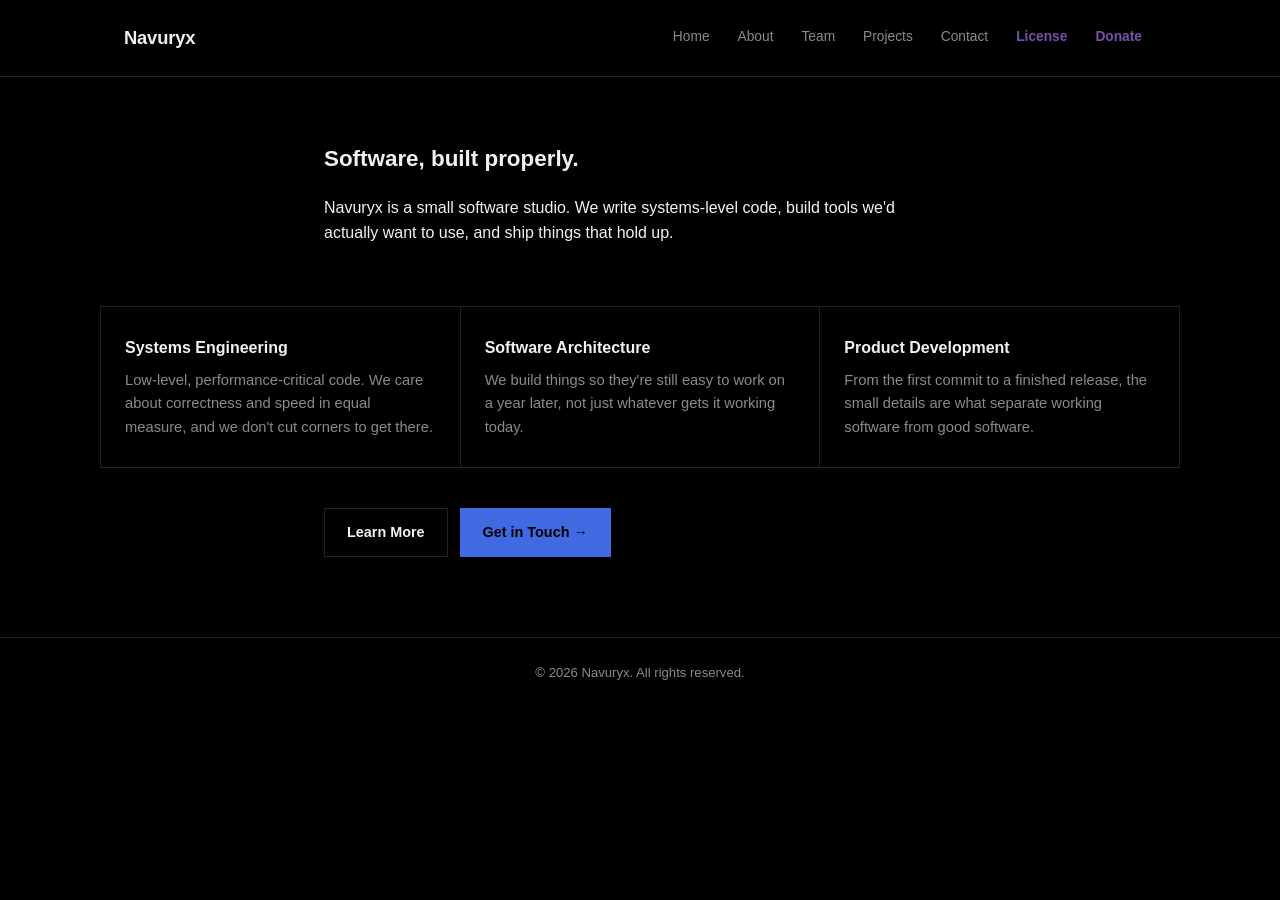
<file: index.html>
<!DOCTYPE html>
<html lang="en">
<head>
<meta charset="UTF-8">
<meta name="viewport" content="width=device-width, initial-scale=1.0">
<title>Navuryx</title>
<meta name="description" content="Navuryx is a small software studio. Systems-level code, tools we'd actually want to use, and software built to hold up.">
<meta property="og:type" content="website">
<meta property="og:site_name" content="Navuryx">
<meta property="og:title" content="Navuryx">
<meta property="og:description" content="Navuryx is a small software studio. Systems-level code, tools we'd actually want to use, and software built to hold up.">
<meta property="og:url" content="https://navuryx.com/">
<meta property="og:image" content="https://navuryx.com/assets/favicon-512.png">
<meta name="theme-color" content="#4169e1">
<link rel="icon" type="image/x-icon" href="assets/favicon.ico">
<link rel="icon" type="image/png" sizes="32x32" href="assets/favicon-32.png">
<link rel="icon" type="image/png" sizes="16x16" href="assets/favicon-16.png">
<link rel="apple-touch-icon" sizes="192x192" href="assets/favicon-192.png">
<link rel="stylesheet" href="css/style.css">
</head>
<body>

<header class="site-header">
  <div class="bar">
    <a href="./" class="brand">Navuryx</a>
    <nav>
      <a href="./">Home</a>
      <a href="about/">About</a>
      <a href="team/">Team</a>
      <a href="projects/">Projects</a>
      <a href="contact/">Contact</a>
      <a href="https://navuryx.com/license.txt" target="_blank" rel="noopener" class="nav-donate">License</a>
      <a href="https://paypal.me/hitboyxx23" target="_blank" rel="noopener" class="nav-donate">Donate</a>
    </nav>
  </div>
</header>

<div class="wrap">
  <div class="tagline">Software, built properly.</div>
  <p class="lead">Navuryx is a small software studio. We write systems-level code, build tools we'd actually want to use, and ship things that hold up.</p>
</div>

<div class="cards">
  <div class="card">
    <h3>Systems Engineering</h3>
    <p>Low-level, performance-critical code. We care about correctness and speed in equal measure, and we don't cut corners to get there.</p>
  </div>
  <div class="card">
    <h3>Software Architecture</h3>
    <p>We build things so they're still easy to work on a year later, not just whatever gets it working today.</p>
  </div>
  <div class="card">
    <h3>Product Development</h3>
    <p>From the first commit to a finished release, the small details are what separate working software from good software.</p>
  </div>
</div>

<div class="cta-row">
  <a href="about/" class="btn">Learn More</a>
  <a href="contact/" class="btn btn-primary">Get in Touch &rarr;</a>
</div>

<footer>
  &copy; 2026 Navuryx. All rights reserved.
</footer>

</body>
</html>
</file>
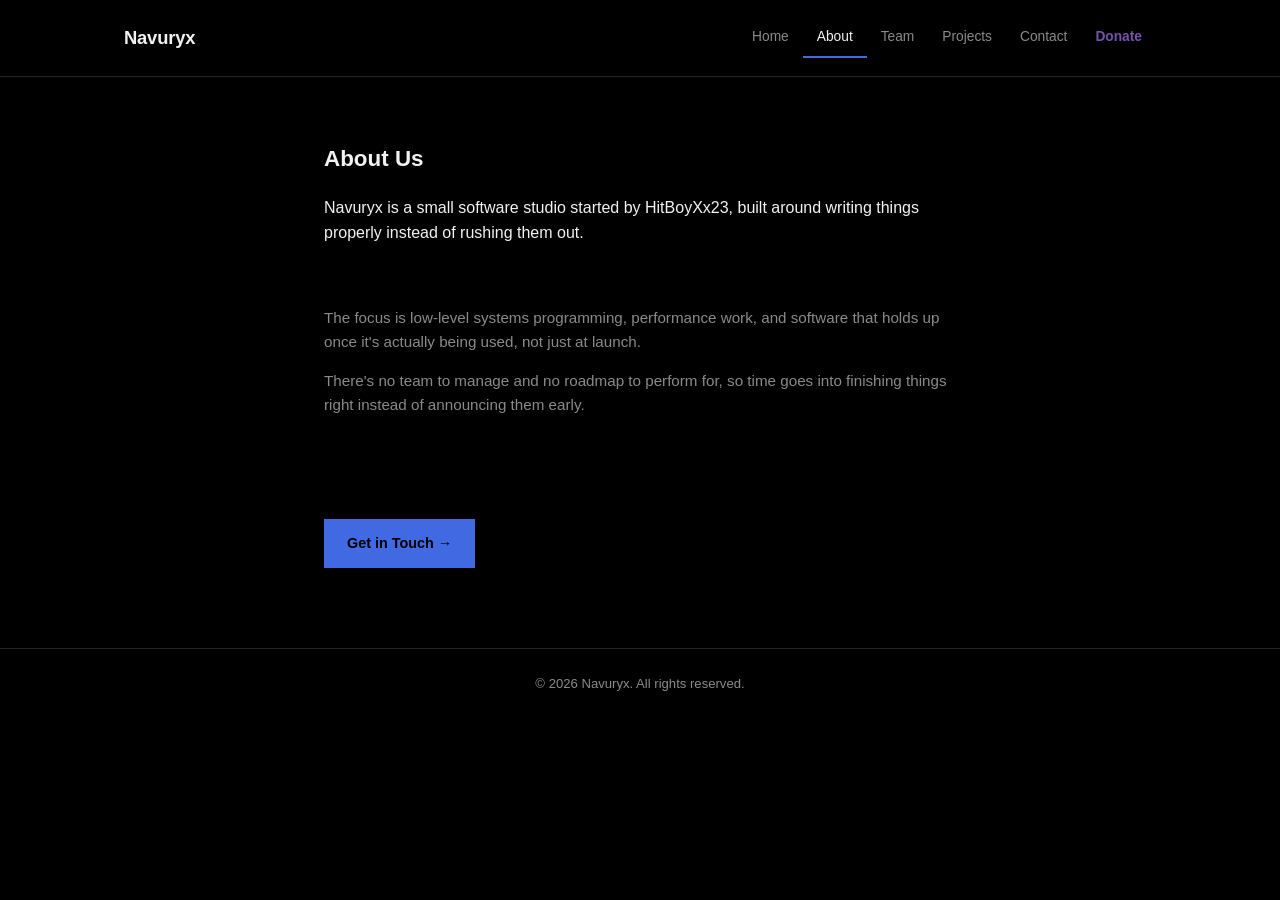
<file: about/index.html>
<!DOCTYPE html>
<html lang="en">
<head>
<meta charset="UTF-8">
<meta name="viewport" content="width=device-width, initial-scale=1.0">
<title>About - Navuryx</title>
<meta name="description" content="Navuryx is a small software studio started by HitBoyXx23, focused on low-level systems programming and software that actually holds up.">
<meta property="og:type" content="website">
<meta property="og:site_name" content="Navuryx">
<meta property="og:title" content="About - Navuryx">
<meta property="og:description" content="Navuryx is a small software studio started by HitBoyXx23, focused on low-level systems programming and software that actually holds up.">
<meta property="og:url" content="https://navuryx.com/about/">
<meta property="og:image" content="https://navuryx.com/assets/favicon-512.png">
<meta name="theme-color" content="#4169e1">
<link rel="icon" type="image/x-icon" href="../assets/favicon.ico">
<link rel="icon" type="image/png" sizes="32x32" href="../assets/favicon-32.png">
<link rel="icon" type="image/png" sizes="16x16" href="../assets/favicon-16.png">
<link rel="apple-touch-icon" sizes="192x192" href="../assets/favicon-192.png">
<link rel="stylesheet" href="../css/style.css">
</head>
<body>

<header class="site-header">
  <div class="bar">
    <a href="../" class="brand">Navuryx</a>
    <nav>
      <a href="../">Home</a>
      <a href="./" class="active">About</a>
      <a href="../team/">Team</a>
      <a href="../projects/">Projects</a>
      <a href="../contact/">Contact</a>
      <a href="https://paypal.me/hitboyxx23" target="_blank" rel="noopener" class="nav-donate">Donate</a>
    </nav>
  </div>
</header>

<div class="wrap">
  <div class="tagline">About Us</div>
  <p class="lead">Navuryx is a small software studio started by HitBoyXx23, built around writing things properly instead of rushing them out.</p>
</div>

<div class="content-block">
  <p>The focus is low-level systems programming, performance work, and software that holds up once it's actually being used, not just at launch.</p>
  <p>There's no team to manage and no roadmap to perform for, so time goes into finishing things right instead of announcing them early.</p>
</div>

<div class="cta-row">
  <a href="../contact/" class="btn btn-primary">Get in Touch &rarr;</a>
</div>

<footer>
  &copy; 2026 Navuryx. All rights reserved.
</footer>

</body>
</html>
</file>
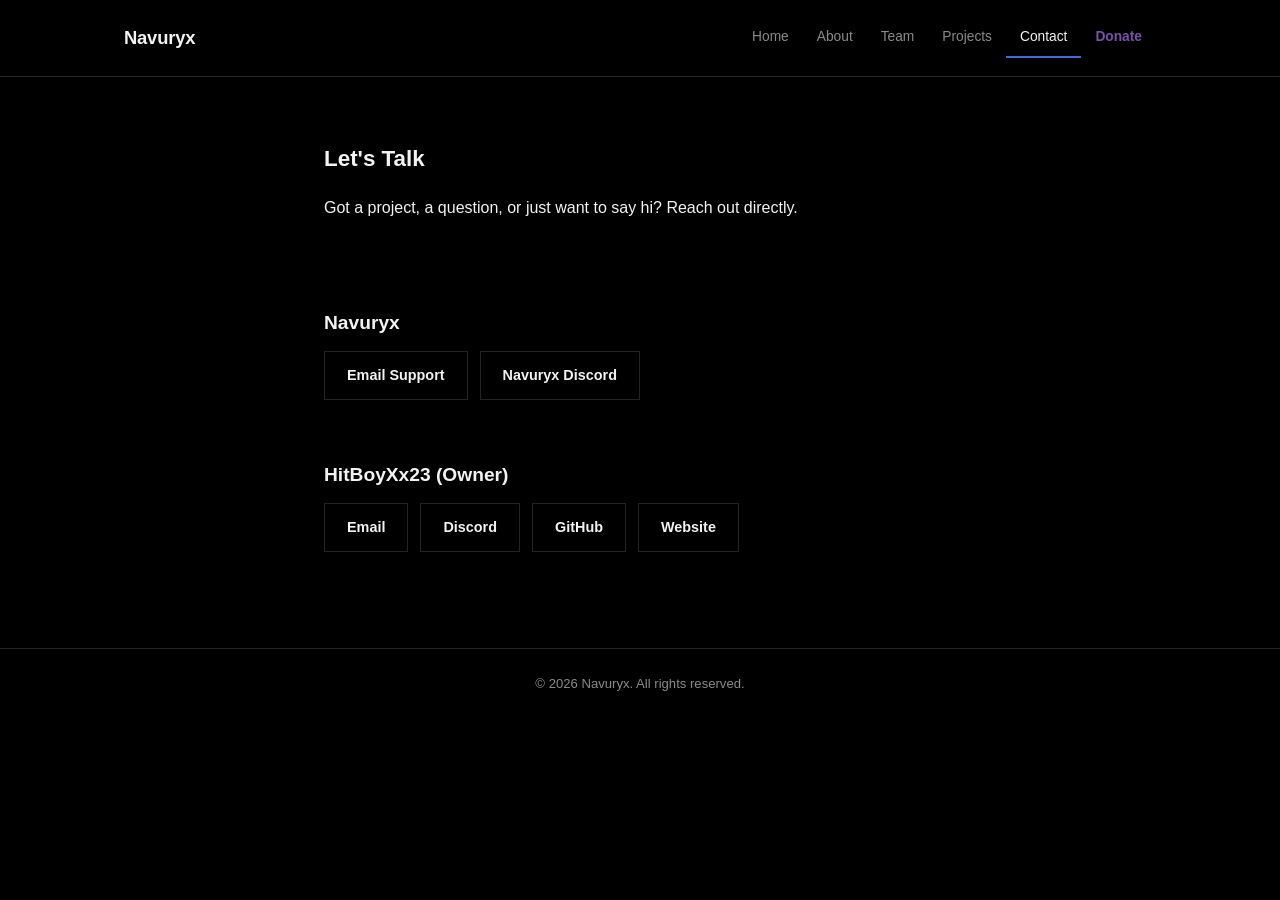
<file: contact/index.html>
<!DOCTYPE html>
<html lang="en">
<head>
<meta charset="UTF-8">
<meta name="viewport" content="width=device-width, initial-scale=1.0">
<title>Contact - Navuryx</title>
<meta name="description" content="Get in touch with Navuryx or HitBoyXx23 directly.">
<meta property="og:type" content="website">
<meta property="og:site_name" content="Navuryx">
<meta property="og:title" content="Contact - Navuryx">
<meta property="og:description" content="Get in touch with Navuryx or HitBoyXx23 directly.">
<meta property="og:url" content="https://navuryx.com/contact/">
<meta property="og:image" content="https://navuryx.com/assets/favicon-512.png">
<meta name="theme-color" content="#4169e1">
<link rel="icon" type="image/x-icon" href="../assets/favicon.ico">
<link rel="icon" type="image/png" sizes="32x32" href="../assets/favicon-32.png">
<link rel="icon" type="image/png" sizes="16x16" href="../assets/favicon-16.png">
<link rel="apple-touch-icon" sizes="192x192" href="../assets/favicon-192.png">
<link rel="stylesheet" href="../css/style.css">
</head>
<body>

<header class="site-header">
  <div class="bar">
    <a href="../" class="brand">Navuryx</a>
    <nav>
      <a href="../">Home</a>
      <a href="../about/">About</a>
      <a href="../team/">Team</a>
      <a href="../projects/">Projects</a>
      <a href="./" class="active">Contact</a>
      <a href="https://paypal.me/hitboyxx23" target="_blank" rel="noopener" class="nav-donate">Donate</a>
    </nav>
  </div>
</header>

<div class="wrap">
  <div class="tagline">Let's Talk</div>
  <p class="lead">Got a project, a question, or just want to say hi? Reach out directly.</p>
</div>

<div class="content-block">
  <h2>Navuryx</h2>
  <div class="cta-row" style="padding:0 0 32px;max-width:none;">
    <a href="mailto:support@navuryx.com" class="btn">Email Support</a>
    <a href="https://discord.gg/va3CcWtAz5" target="_blank" rel="noopener" class="btn">Navuryx Discord</a>
  </div>

  <h2>HitBoyXx23 (Owner)</h2>
  <div class="cta-row" style="padding:0 0 48px;max-width:none;">
    <a href="mailto:HitBoyXx23@navuryx.com" class="btn">Email</a>
    <a href="https://discord.com/users/1114586353116647444" target="_blank" rel="noopener" class="btn">Discord</a>
    <a href="https://github.com/HitBoyXx23-dev" target="_blank" rel="noopener" class="btn">GitHub</a>
    <a href="https://hitboyxx23.dev" target="_blank" rel="noopener" class="btn">Website</a>
  </div>
</div>

<footer>
  &copy; 2026 Navuryx. All rights reserved.
</footer>

</body>
</html>
</file>
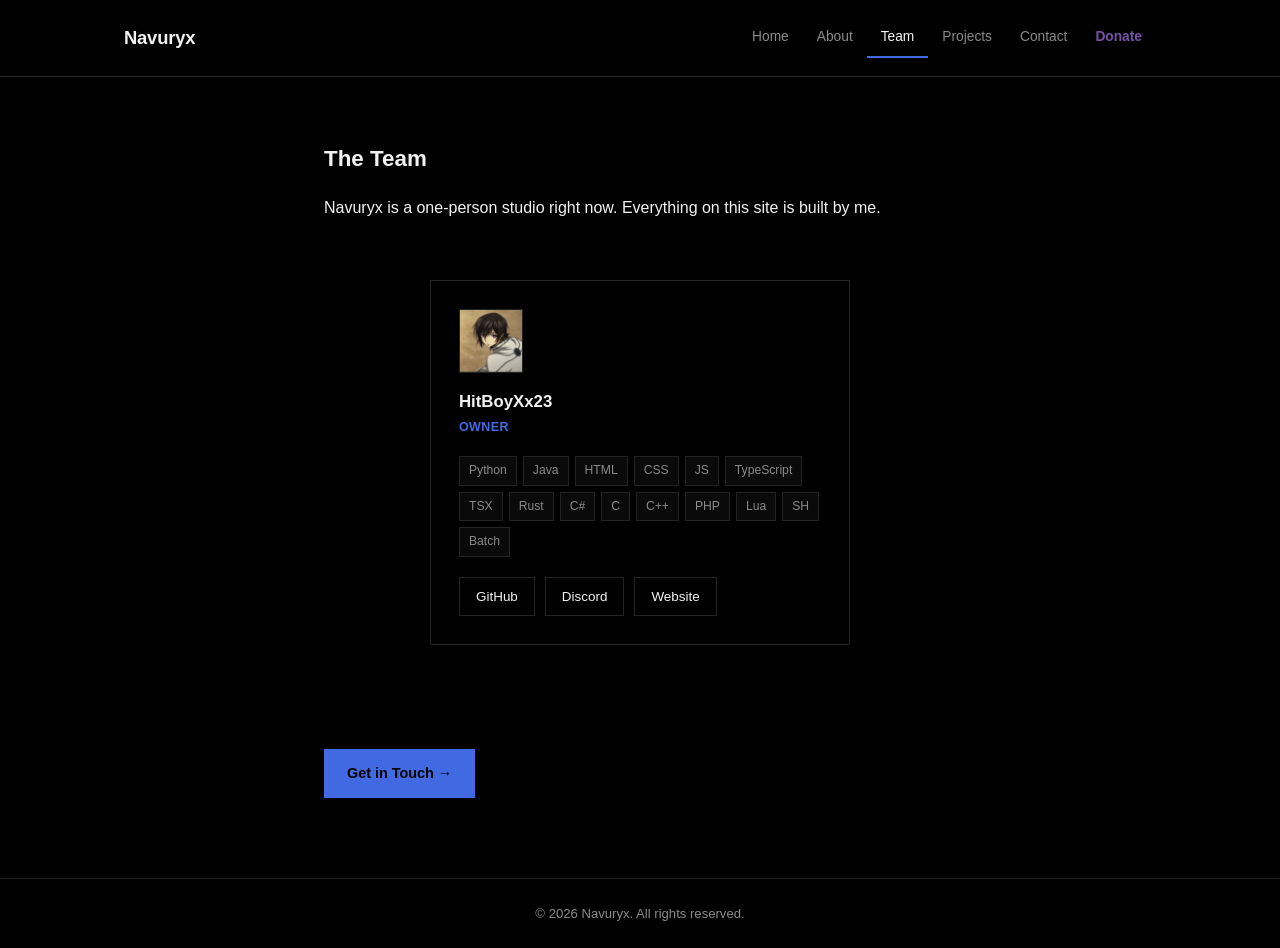
<file: team/index.html>
<!DOCTYPE html>
<html lang="en">
<head>
<meta charset="UTF-8">
<meta name="viewport" content="width=device-width, initial-scale=1.0">
<title>Team - Navuryx</title>
<meta name="description" content="Navuryx is a one-person studio run by HitBoyXx23.">
<meta property="og:type" content="profile">
<meta property="og:site_name" content="Navuryx">
<meta property="og:title" content="Team - Navuryx">
<meta property="og:description" content="Navuryx is a one-person studio run by HitBoyXx23.">
<meta property="og:image" content="https://navuryx.com/assets/images/hitboyxx23.png">
<meta property="og:url" content="https://navuryx.com/team/">
<meta name="theme-color" content="#4169e1">
<link rel="icon" type="image/x-icon" href="../assets/favicon.ico">
<link rel="icon" type="image/png" sizes="32x32" href="../assets/favicon-32.png">
<link rel="icon" type="image/png" sizes="16x16" href="../assets/favicon-16.png">
<link rel="apple-touch-icon" sizes="192x192" href="../assets/favicon-192.png">
<link rel="stylesheet" href="../css/style.css">
</head>
<body>

<header class="site-header">
  <div class="bar">
    <a href="../" class="brand">Navuryx</a>
    <nav>
      <a href="../">Home</a>
      <a href="../about/">About</a>
      <a href="./" class="active">Team</a>
      <a href="../projects/">Projects</a>
      <a href="../contact/">Contact</a>
      <a href="https://paypal.me/hitboyxx23" target="_blank" rel="noopener" class="nav-donate">Donate</a>
    </nav>
  </div>
</header>

<div class="wrap">
  <div class="tagline">The Team</div>
  <p class="lead">Navuryx is a one-person studio right now. Everything on this site is built by me.</p>
</div>

<div class="member-card">
  <img src="../assets/images/hitboyxx23.png" alt="HitBoyXx23" class="avatar">
  <h3>HitBoyXx23</h3>
  <div class="role">Owner</div>
  <div class="tags">
    <span class="tag">Python</span>
    <span class="tag">Java</span>
    <span class="tag">HTML</span>
    <span class="tag">CSS</span>
    <span class="tag">JS</span>
    <span class="tag">TypeScript</span>
    <span class="tag">TSX</span>
    <span class="tag">Rust</span>
    <span class="tag">C#</span>
    <span class="tag">C</span>
    <span class="tag">C++</span>
    <span class="tag">PHP</span>
    <span class="tag">Lua</span>
    <span class="tag">SH</span>
    <span class="tag">Batch</span>
  </div>
  <div class="links">
    <a href="https://github.com/HitBoyXx23-dev" target="_blank" rel="noopener">GitHub</a>
    <a href="https://discord.com/users/1114586353116647444" target="_blank" rel="noopener">Discord</a>
    <a href="https://hitboyxx23.dev" target="_blank" rel="noopener">Website</a>
  </div>
</div>

<div class="cta-row">
  <a href="../contact/" class="btn btn-primary">Get in Touch &rarr;</a>
</div>

<footer>
  &copy; 2026 Navuryx. All rights reserved.
</footer>

</body>
</html>
</file>
<file: css/style.css>
:root{
  --bg:#000000;
  --bg-alt:#0a0a0a;
  --bg-card:#0c0c0c;
  --text:#f2f2f2;
  --muted:#8a8a8a;
  --royal-blue:#4169e1;
  --royal-purple:#7851a9;
  --border:#232323;
  --border-hover:#3a3a3a;
}
*{box-sizing:border-box;margin:0;padding:0;}
html{scroll-behavior:smooth;}
body{
  min-height:100vh;
  background:var(--bg);
  color:var(--text);
  font-family:-apple-system,BlinkMacSystemFont,"Segoe UI",Roboto,Helvetica,Arial,sans-serif;
  line-height:1.6;
  display:flex;
  flex-direction:column;
  align-items:center;
}

/* Top navbar */
.site-header{
  position:sticky;
  top:0;
  z-index:50;
  width:100%;
  background:#000000;
  border-bottom:1px solid var(--border);
}
.site-header .bar{
  width:100%;
  max-width:1080px;
  margin:0 auto;
  padding:18px 24px;
  display:flex;
  align-items:center;
  justify-content:space-between;
  gap:20px;
}
.brand{
  font-size:1.15rem;
  font-weight:700;
  letter-spacing:-0.2px;
  color:var(--text);
  text-decoration:none;
  flex-shrink:0;
}
nav{
  display:flex;
  gap:0;
  flex-wrap:wrap;
  justify-content:center;
  align-items:center;
}
nav a{
  color:var(--muted);
  text-decoration:none;
  font-size:0.86rem;
  font-weight:500;
  padding:8px 14px;
  border-bottom:2px solid transparent;
  transition:color .2s ease, border-color .2s ease;
}
nav a:hover{color:var(--text);}
nav a.active{
  color:var(--text);
  border-bottom-color:var(--royal-blue);
}
nav a.nav-donate{
  color:var(--royal-purple);
  font-weight:600;
}

/* Hero */
@keyframes fadeUp{
  from{opacity:0;transform:translateY(8px);}
  to{opacity:1;transform:translateY(0);}
}

.wrap{
  width:100%;
  max-width:680px;
  padding:64px 24px 48px;
  text-align:left;
  animation:fadeUp .4s ease both;
}
.hero-title{
  font-size:clamp(2rem,5vw,2.6rem);
  font-weight:700;
  letter-spacing:-0.5px;
  margin-bottom:12px;
  color:var(--text);
}
.tagline{
  font-size:clamp(1.15rem,2.6vw,1.4rem);
  font-weight:600;
  margin-bottom:18px;
  color:var(--text);
}
.lead{
  font-size:1rem;
  color:var(--text);
  max-width:600px;
  margin:0 0 12px;
}
.sub{
  font-size:0.95rem;
  color:var(--muted);
  max-width:600px;
  margin:0;
}

/* Cards */
.cards{
  width:100%;
  max-width:1080px;
  display:grid;
  grid-template-columns:repeat(auto-fit,minmax(240px,1fr));
  gap:0;
  border-top:1px solid var(--border);
  border-left:1px solid var(--border);
}
.card{
  background:var(--bg);
  border-right:1px solid var(--border);
  border-bottom:1px solid var(--border);
  padding:28px 24px;
  text-align:left;
  transition:background .15s;
  opacity:0;
  animation:fadeUp .4s ease both;
}
.card:nth-child(1){animation-delay:.05s;}
.card:nth-child(2){animation-delay:.1s;}
.card:nth-child(3){animation-delay:.15s;}
.card:nth-child(4){animation-delay:.2s;}
.card:nth-child(5){animation-delay:.25s;}
.card:nth-child(6){animation-delay:.3s;}
.card:hover{background:var(--bg-alt);}
.card h3{
  font-size:1rem;
  color:var(--text);
  margin-bottom:8px;
  font-weight:600;
}
.card p{color:var(--muted);font-size:0.92rem;}

/* Buttons */
.cta-row{
  width:100%;
  max-width:680px;
  padding:40px 24px 80px;
  display:flex;
  gap:12px;
  flex-wrap:wrap;
  justify-content:flex-start;
}
.btn{
  display:inline-flex;
  align-items:center;
  gap:8px;
  padding:12px 22px;
  font-weight:600;
  font-size:0.9rem;
  text-decoration:none;
  background:var(--bg);
  color:var(--text);
  border:1px solid var(--border);
  transition:border-color .15s ease, background .15s ease, transform .15s ease;
  cursor:pointer;
}
.btn:hover{border-color:var(--border-hover);background:var(--bg-alt);transform:translateY(-1px);}
.btn-primary{
  background:var(--royal-blue);
  color:#000;
  border-color:var(--royal-blue);
}
.btn-primary:hover{background:#3558c4;border-color:#3558c4;transform:translateY(-1px);}

/* Team member */
.member-card{
  width:100%;
  max-width:420px;
  margin:0 24px 64px;
  background:var(--bg);
  border:1px solid var(--border);
  padding:28px;
  text-align:left;
}
.member-card .avatar{
  width:64px;height:64px;
  margin:0 0 16px;
  display:block;
  object-fit:cover;
  border:1px solid var(--border);
}
.member-card h3{font-size:1.05rem;margin-bottom:2px;font-weight:600;}
.member-card .role{
  font-size:0.78rem;
  letter-spacing:0.4px;
  text-transform:uppercase;
  color:var(--royal-blue);
  font-weight:600;
  margin-bottom:18px;
}
.tags{
  display:flex;flex-wrap:wrap;gap:6px;
  margin-bottom:20px;
}
.tag{
  font-size:0.76rem;
  padding:4px 9px;
  background:var(--bg-alt);
  border:1px solid var(--border);
  color:var(--muted);
}
.member-card .links{
  display:flex;gap:10px;
}
.member-card .links a{
  font-size:0.84rem;
  color:var(--text);
  text-decoration:none;
  border:1px solid var(--border);
  padding:8px 16px;
  transition:border-color .15s;
}
.member-card .links a:hover{border-color:var(--royal-blue);}

/* Content blocks */
.content-block{
  width:100%;
  max-width:680px;
  padding:0 24px 48px;
  text-align:left;
}
.content-block p{color:var(--muted);margin-bottom:14px;font-size:0.95rem;}
.content-block h2{
  font-size:1.2rem;
  margin:28px 0 12px;
  color:var(--text);
  font-weight:600;
}

footer{
  width:100%;
  border-top:1px solid var(--border);
  padding:24px;
  text-align:center;
  color:var(--muted);
  font-size:0.82rem;
}

@media(max-width:600px){
  .wrap{padding-top:48px;}
}
</file>
